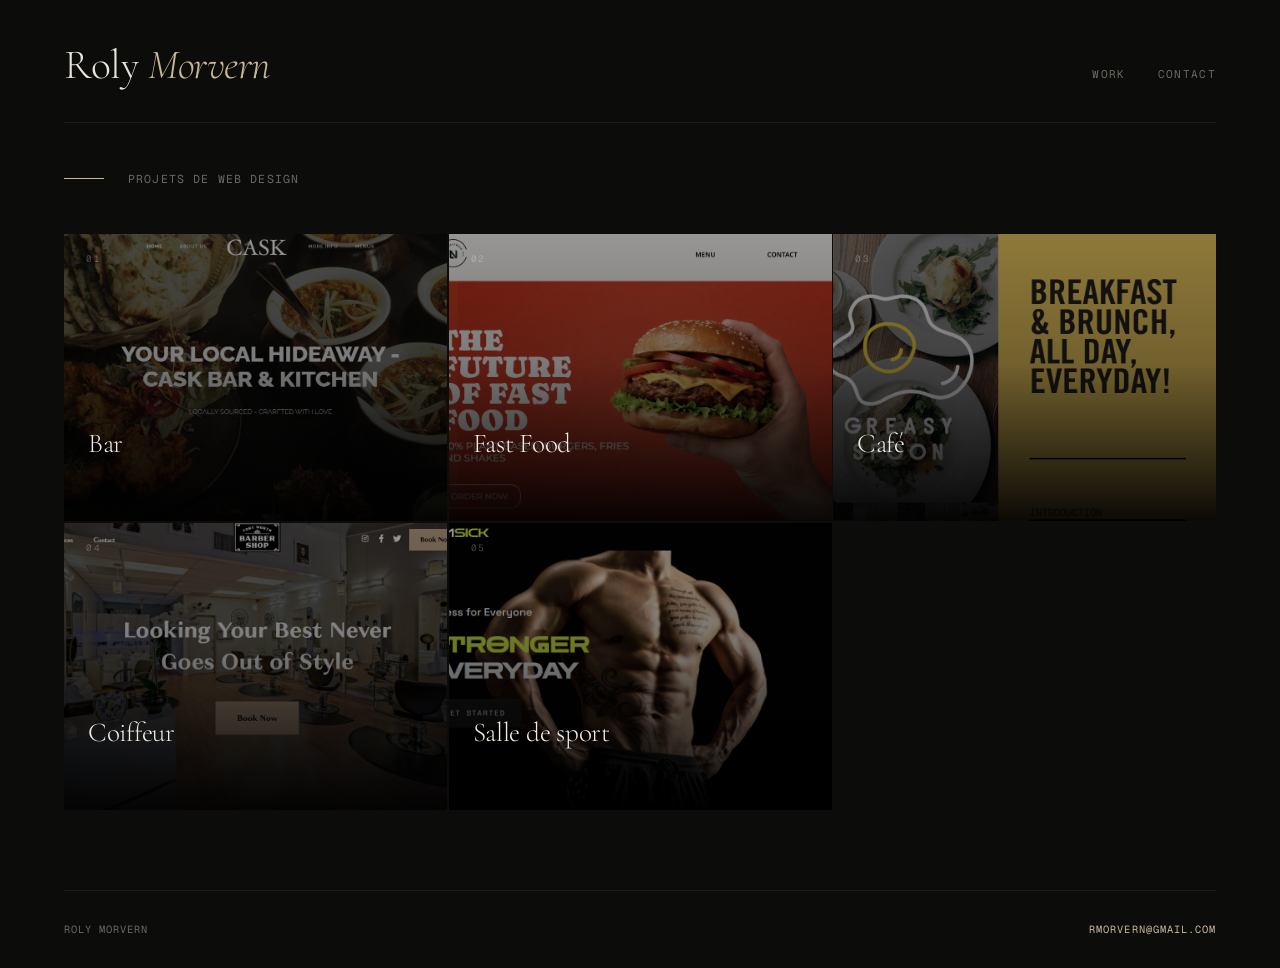
<file: index.html>
<!DOCTYPE html>
<html lang="en">
<head>
  <meta charset="UTF-8" />
  <meta name="viewport" content="width=device-width, initial-scale=1.0" />
  <title>Portfolio</title>
  <link rel="preconnect" href="https://fonts.googleapis.com">
  <link rel="preconnect" href="https://fonts.gstatic.com" crossorigin>
  <link href="https://fonts.googleapis.com/css2?family=Cormorant+Garamond:ital,wght@0,300;0,600;1,300&family=Geist+Mono:wght@300;400&display=swap" rel="stylesheet">
  <style>
    *, *::before, *::after { box-sizing: border-box; margin: 0; padding: 0; }

    :root {
      --bg: #0c0c0b;
      --text: #e8e4dc;
      --muted: #6b6860;
      --accent: #c8b89a;
      --border: rgba(255,255,255,0.07);
    }

    html { font-size: 16px; }

    body {
      background: var(--bg);
      color: var(--text);
      font-family: 'Geist Mono', monospace;
      min-height: 100vh;
      padding: 0 clamp(1.5rem, 5vw, 4rem);
    }

    /* ── Header ── */
    header {
      display: flex;
      justify-content: space-between;
      align-items: baseline;
      padding: 2.5rem 0 2rem;
      border-bottom: 1px solid var(--border);
      margin-bottom: 3rem;
    }

    .site-name {
      font-family: 'Cormorant Garamond', serif;
      font-size: clamp(1.8rem, 4vw, 2.6rem);
      font-weight: 300;
      letter-spacing: -0.01em;
      color: var(--text);
    }

    .site-name em {
      font-style: italic;
      color: var(--accent);
    }

    nav {
      display: flex;
      gap: 2rem;
    }

    nav a {
      font-size: 0.7rem;
      letter-spacing: 0.12em;
      text-transform: uppercase;
      color: var(--muted);
      text-decoration: none;
      transition: color 0.2s;
    }

    nav a:hover { color: var(--text); }

    /* ── Intro line ── */
    .intro {
      margin-bottom: 3rem;
      display: flex;
      align-items: center;
      gap: 1.5rem;
    }

    .intro-line {
      width: 40px;
      height: 1px;
      background: var(--accent);
      flex-shrink: 0;
    }

    .intro p {
      font-size: 0.72rem;
      letter-spacing: 0.1em;
      text-transform: uppercase;
      color: var(--muted);
    }

    /* ── Grid ── */
    .grid {
      display: grid;
      grid-template-columns: repeat(auto-fill, minmax(320px, 1fr));
      gap: 1.5px;
      margin-bottom: 5rem;
    }

    /* ── Card ── */
    .card {
      position: relative;
      aspect-ratio: 4/3;
      overflow: hidden;
      display: block;
      text-decoration: none;
      background: #1a1a18;
      cursor: pointer;
    }

    .card-img {
      position: absolute;
      inset: 0;
      width: 100%;
      height: 100%;
      object-fit: cover;
      filter: grayscale(30%) brightness(0.6);
      transform: scale(1.04);
      transition: transform 0.7s cubic-bezier(0.25, 0.46, 0.45, 0.94),
                  filter 0.5s ease;
    }

    .card:hover .card-img {
      transform: scale(1.0);
      filter: grayscale(0%) brightness(0.45);
    }

    /* placeholder gradient when no image */
    .card-placeholder {
      position: absolute;
      inset: 0;
      background: linear-gradient(135deg, #1e1e1b 0%, #2a2820 50%, #1a1a16 100%);
    }

    .card-overlay {
      position: absolute;
      inset: 0;
      background: linear-gradient(to top, rgba(0,0,0,0.92) 0%, rgba(0,0,0,0.2) 55%, transparent 100%);
      pointer-events: none;
    }

    .card-body {
      position: absolute;
      bottom: 0;
      left: 0;
      right: 0;
      padding: 1.5rem;
      transform: translateY(0.4rem);
      transition: transform 0.4s cubic-bezier(0.25, 0.46, 0.45, 0.94);
    }

    .card:hover .card-body { transform: translateY(0); }

    .card-tag {
      font-size: 0.62rem;
      letter-spacing: 0.14em;
      text-transform: uppercase;
      color: var(--accent);
      opacity: 0;
      transform: translateY(6px);
      transition: opacity 0.35s 0.05s ease, transform 0.35s 0.05s ease;
      margin-bottom: 0.4rem;
      display: block;
    }

    .card:hover .card-tag {
      opacity: 1;
      transform: translateY(0);
    }

    .card-title {
      font-family: 'Cormorant Garamond', serif;
      font-size: clamp(1.2rem, 2.5vw, 1.7rem);
      font-weight: 300;
      color: #f0ece3;
      line-height: 1.2;
      letter-spacing: -0.01em;
    }

    .card-desc {
      font-size: 0.68rem;
      color: rgba(200,195,185,0.65);
      letter-spacing: 0.04em;
      margin-top: 0.5rem;
      line-height: 1.6;
      opacity: 0;
      transform: translateY(6px);
      transition: opacity 0.35s 0.08s ease, transform 0.35s 0.08s ease;
    }

    .card:hover .card-desc {
      opacity: 1;
      transform: translateY(0);
    }

    .card-arrow {
      position: absolute;
      top: 1.2rem;
      right: 1.2rem;
      width: 32px;
      height: 32px;
      border: 1px solid rgba(255,255,255,0.2);
      border-radius: 50%;
      display: flex;
      align-items: center;
      justify-content: center;
      opacity: 0;
      transform: scale(0.8);
      transition: opacity 0.3s 0.1s, transform 0.3s 0.1s;
    }

    .card:hover .card-arrow {
      opacity: 1;
      transform: scale(1);
    }

    .card-arrow svg {
      width: 12px;
      height: 12px;
      stroke: var(--text);
      fill: none;
    }

    /* card number */
    .card-num {
      position: absolute;
      top: 1.2rem;
      left: 1.4rem;
      font-size: 0.58rem;
      letter-spacing: 0.12em;
      color: rgba(255,255,255,0.25);
      font-family: 'Geist Mono', monospace;
    }

    /* ── Footer ── */
    footer {
      border-top: 1px solid var(--border);
      padding: 2rem 0;
      display: flex;
      justify-content: space-between;
      align-items: center;
    }

    footer p {
      font-size: 0.65rem;
      letter-spacing: 0.1em;
      text-transform: uppercase;
      color: var(--muted);
    }

    footer a {
      color: var(--accent);
      text-decoration: none;
    }

    @media (max-width: 600px) {
      nav { display: none; }
      .grid { grid-template-columns: 1fr; gap: 1px; }
    }
  </style>
</head>
<body>

  <header>
    <span class="site-name">Roly <em>Morvern</em></span>
    <nav>
      <a href="#">Work</a>
      <a href="mailto:rmorvern@gmail.com">Contact</a>
    </nav>
  </header>

  <div class="intro">
    <span class="intro-line"></span>
    <p>Projets de Web Design</p>
  </div>

  <div class="grid">

    <!-- ░░ CARD 1 ░░ — replace href, src, tag, title, desc -->
    <a class="card" href="./bar/index.html" target="_blank" rel="noopener">
      <img class="card-img" src="1.png" alt="Project Name">
      <div class="card-overlay"></div>
      <span class="card-num">01</span>
      <div class="card-arrow">
        <svg viewBox="0 0 12 12"><path d="M2 10L10 2M10 2H4M10 2v6" stroke-width="1.5" stroke-linecap="round" stroke-linejoin="round"/></svg>
      </div>
      <div class="card-body">
        <span class="card-tag">Template (pour l’école)</span>
        <h2 class="card-title">Bar</h2>
        <p class="card-desc">Templat de base pour un bar-restaurant en utilisant HTML, CSS et JS</p>
      </div>
    </a>

    <!-- ░░ CARD 2 ░░ -->
    <a class="card" href="./fast food/index.html" target="_blank" rel="noopener">
      <img class="card-img" src="2.png" alt="Project Name">
      <div class="card-overlay"></div>
      <span class="card-num">02</span>
      <div class="card-arrow">
        <svg viewBox="0 0 12 12"><path d="M2 10L10 2M10 2H4M10 2v6" stroke-width="1.5" stroke-linecap="round" stroke-linejoin="round"/></svg>
      </div>
      <div class="card-body">
        <span class="card-tag">Template (pour l’école)</span>
        <h2 class="card-title">Fast Food</h2>
        <p class="card-desc">Modèle pour un restaurant de restauration rapide en utilisant HTML, CSS et React JS</p>
      </div>
    </a>

    <!-- ░░ CARD 3 ░░ -->
    <a class="card" href="./greasy spoon/index.html" target="_blank" rel="noopener">
      <img class="card-img" src="3.png" alt="Project Name">
      <div class="card-overlay"></div>
      <span class="card-num">03</span>
      <div class="card-arrow">
        <svg viewBox="0 0 12 12"><path d="M2 10L10 2M10 2H4M10 2v6" stroke-width="1.5" stroke-linecap="round" stroke-linejoin="round"/></svg>
      </div>
      <div class="card-body">
        <span class="card-tag">Template (pour l’école)</span>
        <h2 class="card-title">Café</h2>
        <p class="card-desc">Modèle pour le site web d’un café. Créé utilisant HTML, SCSS, JS et Jquery</p>
      </div>
    </a>

    <!-- ░░ CARD 4 ░░ -->
    <a class="card" href="./barber/index.html" target="_blank" rel="noopener">
      <img class="card-img" src="4.png" alt="Project Name">
      <div class="card-overlay"></div>
      <span class="card-num">04</span>
      <div class="card-arrow">
        <svg viewBox="0 0 12 12"><path d="M2 10L10 2M10 2H4M10 2v6" stroke-width="1.5" stroke-linecap="round" stroke-linejoin="round"/></svg>
      </div>
      <div class="card-body">
        <span class="card-tag">Template (pour l’école)</span>
        <h2 class="card-title">Coiffeur</h2>
        <p class="card-desc">Modèle pour le site Web d’un coiffeur. Créé utilisant HTML, SCSS, JS et Jquery</p>
      </div>
    </a>

    <!-- ░░ CARD 5 ░░ -->
    <a class="card" href="./gym2/index.html" target="_blank" rel="noopener">
      <img class="card-img" src="5.png" alt="Project Name">
      <div class="card-overlay"></div>
      <span class="card-num">05</span>
      <div class="card-arrow">
        <svg viewBox="0 0 12 12"><path d="M2 10L10 2M10 2H4M10 2v6" stroke-width="1.5" stroke-linecap="round" stroke-linejoin="round"/></svg>
      </div>
      <div class="card-body">
        <span class="card-tag">Template (pour l’école)</span>
        <h2 class="card-title">Salle de sport</h2>
        <p class="card-desc">Modèle pour le site Web d’une salle de sport. Créé en utilisant HTML, SCSS, JS et Jquery</p>
      </div>
    </a>

  </div>

  <footer>
    <p>Roly Morvern</p>
    <p><a href="mailto:rmorvern@gmail.com">rmorvern@gmail.com</a></p>
  </footer>

</body>
</html>
</file>
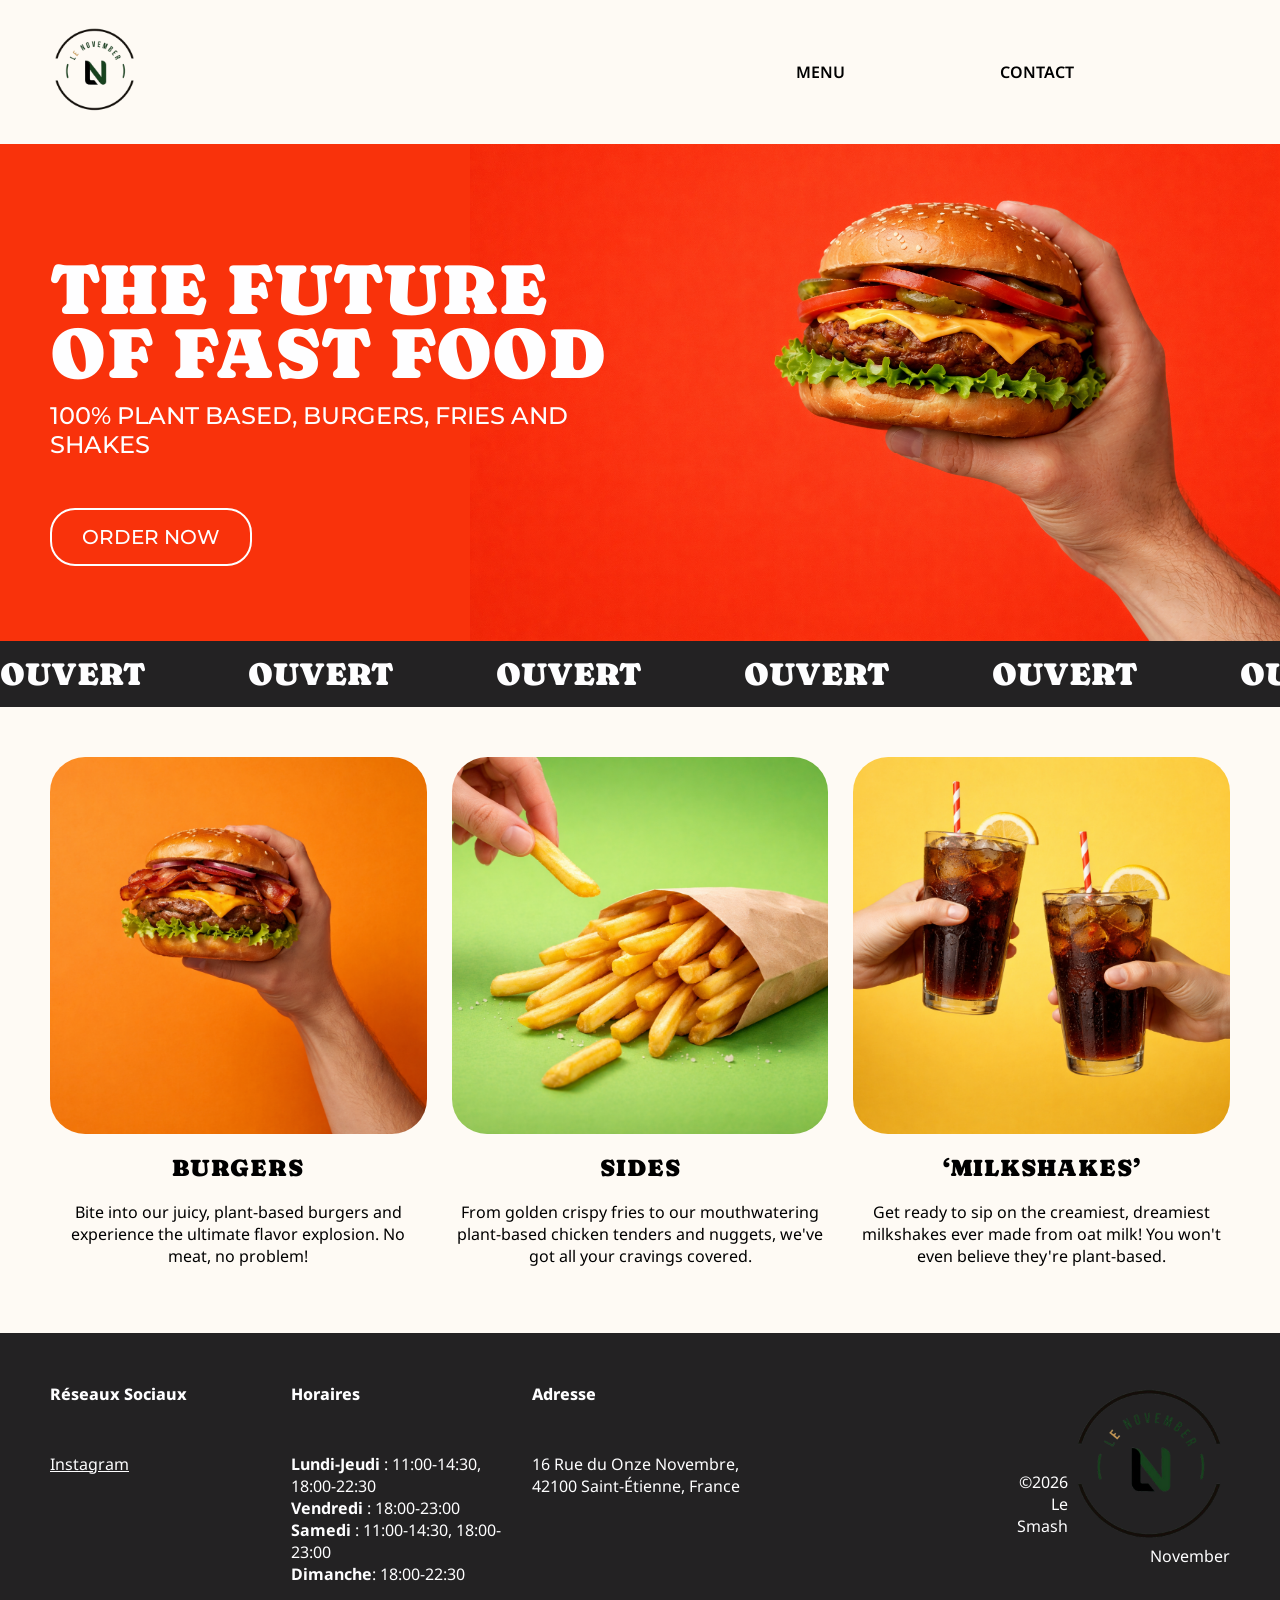
<file: fast food/index.html>
<!DOCTYPE html>
<html lang="en">
	<head>
		<meta charset="UTF-8">
		<meta name="viewport" content="width=device-width, initial-scale=1.0">
		<title>Fast Food</title>
		<link rel="stylesheet" href="./styles.css">
	</head>
	<body>
		<nav>
			<div class="navItem">
				<a href="./index.html">
					<img class="navImage" src="./assets/logo.png" alt="LOGO">
				</a>
			</div>
			<div class="navItem navLinks">
				<a href="./menu.html" class="navLink">Menu</a>
				<a href="./contact.html" class="navLink">Contact</a>
			</div>
			<div class="navItem mobileMenuIcon">
				<img src="./assets/menu.svg" alt="Menu Icon">
			</div>
		</nav>
		<header>
			<h1>The Future<br>of fast food</h1>
			<p>100% Plant Based, burgers, fries and shakes</p>
			<a href="#">
				<button>Order Now</button>
			</a>
		</header>
		<div class="carousel">
			<div class="group">
				<div class="card">Ouvert</div>
				<div class="card">Ouvert</div>
				<div class="card">Ouvert</div>
				<div class="card">Ouvert</div>
				<div class="card">Ouvert</div>
				<div class="card">Ouvert</div>
				<div class="card">Ouvert</div>
				<div class="card">Ouvert</div>
				<div class="card">Ouvert</div>
				<div class="card">Ouvert</div>
				<div class="card">Ouvert</div>
				<div class="card">Ouvert</div>
				<div class="card">Ouvert</div>
				<div class="card">Ouvert</div>
				<div class="card">Ouvert</div>
			</div>
			<div aria-hidden class="group">
				<div class="card">Ouvert</div>
				<div class="card">Ouvert</div>
				<div class="card">Ouvert</div>
				<div class="card">Ouvert</div>
				<div class="card">Ouvert</div>
				<div class="card">Ouvert</div>
				<div class="card">Ouvert</div>
				<div class="card">Ouvert</div>
				<div class="card">Ouvert</div>
				<div class="card">Ouvert</div>
				<div class="card">Ouvert</div>
				<div class="card">Ouvert</div>
				<div class="card">Ouvert</div>
				<div class="card">Ouvert</div>
				<div class="card">Ouvert</div>
			</div>
		</div>
		<main>
			<section id="options">
				<div class="optionCard">
					<div class="optionCardImg" id="optionCardImg1"></div>
					<h2>Burgers</h2>
					<p>Bite into our juicy, plant-based burgers and experience the ultimate flavor explosion. No meat, no problem!</p>
				</div>
				<div class="optionCard">
					<div class="optionCardImg" id="optionCardImg2"></div>
					<h2>SIDES</h2>
					<p>From golden crispy fries to our mouthwatering plant-based chicken tenders and nuggets, we've got all your cravings covered.</p>
				</div>
				<div class="optionCard">
					<div class="optionCardImg" id="optionCardImg3"></div>
					<h2>‘MILKSHAKES’</h2>
					<p>Get ready to sip on the creamiest, dreamiest milkshakes ever made from oat milk! You won't even believe they're plant-based.</p>
				</div>
			</section>			
		</main>
		<footer>
			<div class="footerCol">
				<p class="footerColTitle">Réseaux Sociaux</p>
				<p><a href="https://www.instagram.com/le.november.smash/" target="_blank">Instagram</a></p>
			</div>
			<div class="footerCol">
				<p class="footerColTitle">Horaires</p>
				<p><b>Lundi-Jeudi</b> : 11:00-14:30, 18:00-22:30<br /><b>Vendredi</b> : 18:00-23:00<br /><b>Samedi</b> : 11:00-14:30, 18:00-23:00<br /><b>Dimanche</b>: 18:00-22:30</p>
			</div>
			<div class="footerCol">
				<p class="footerColTitle">Adresse</p>
				<p>16 Rue du Onze Novembre, 42100 Saint-Étienne, France</p>
			</div>
			<div class="footerCol"></div>
			<div class="footerCol">
				<img src="./assets/logo.png" alt="Logo">
				<br>
				<br>
				<br>
				<br>
				<p>©2026 Le Smash November</p>
			</div>
		</footer>
		<script src="https://ajax.googleapis.com/ajax/libs/jquery/3.7.1/jquery.min.js"></script>
		<script type="text/javascript" src="./script.js"></script>
	</body>	
</html>
</file>
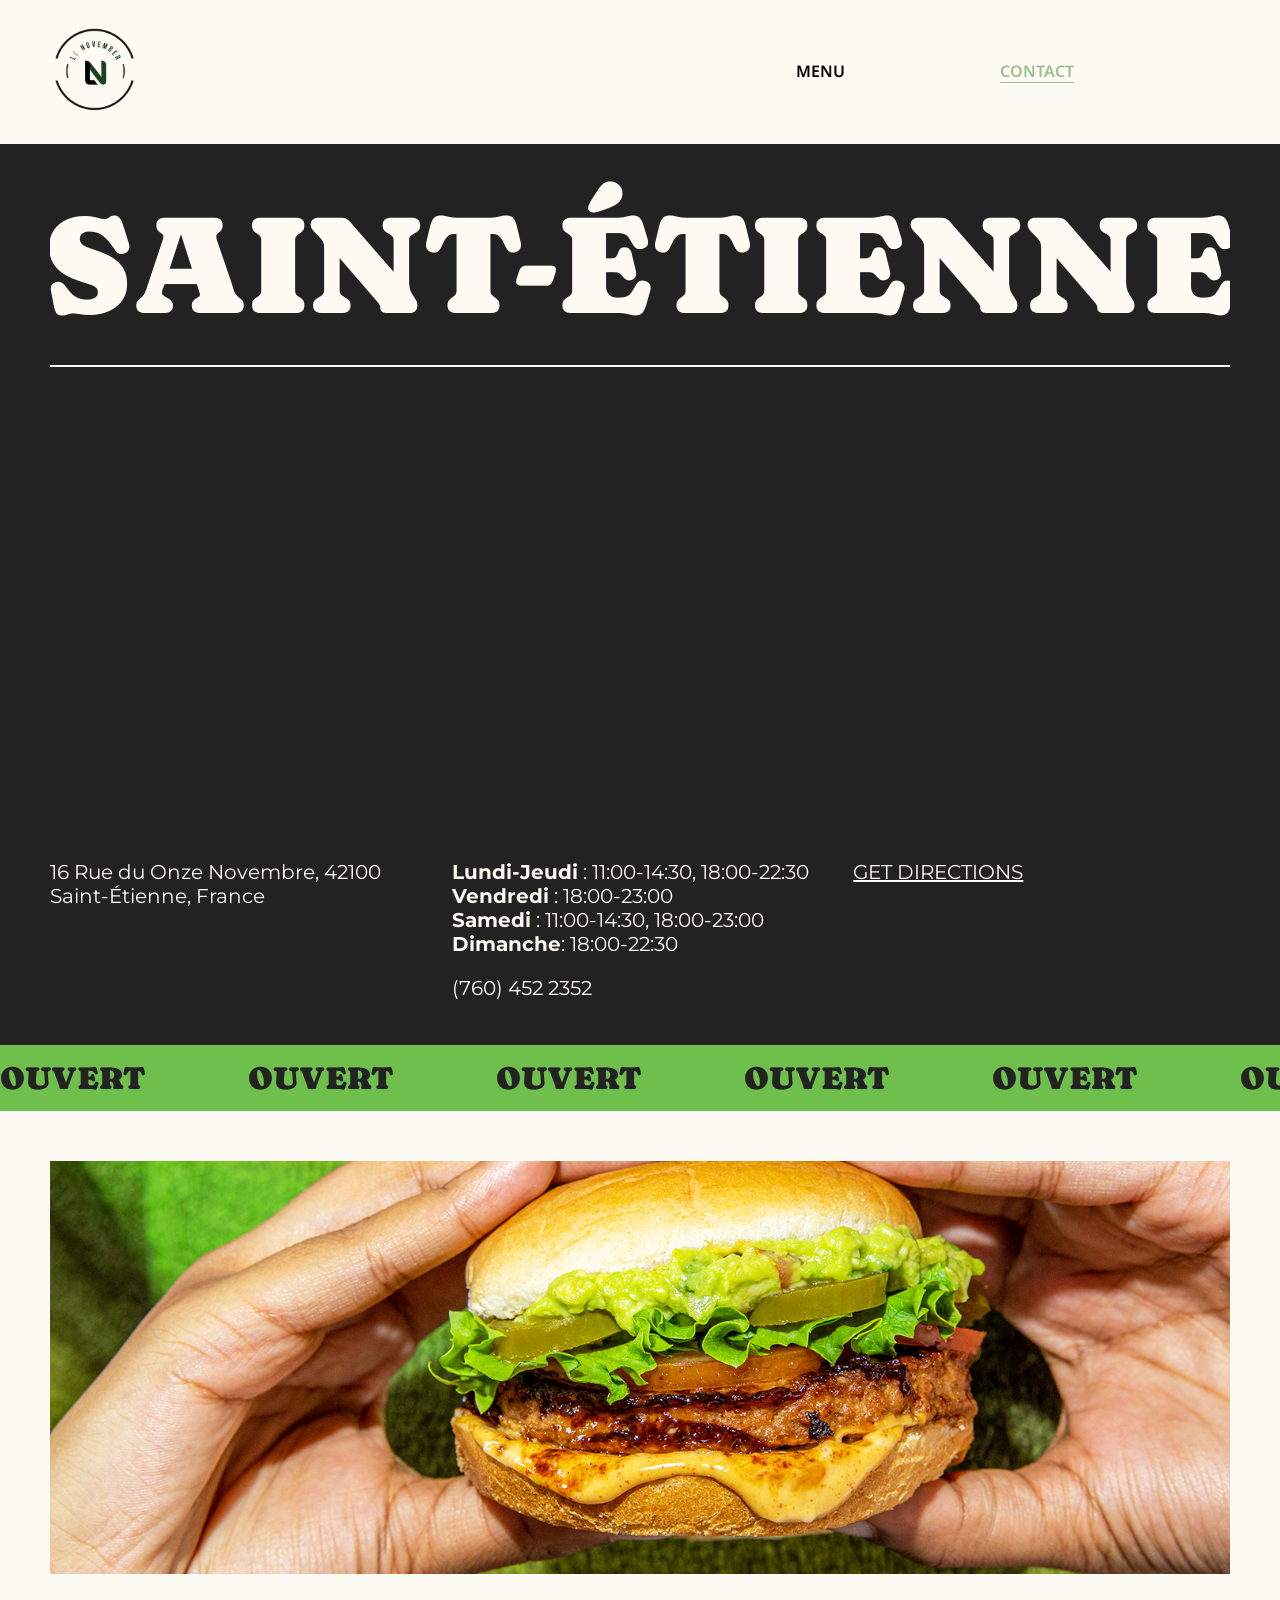
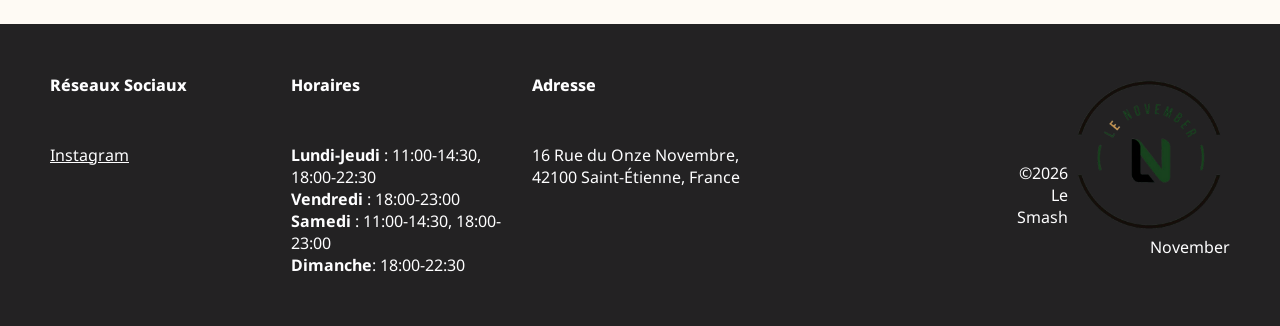
<file: fast food/contact.html>
<!DOCTYPE html>
<html lang="en">
	<head>
		<meta charset="UTF-8">
		<meta name="viewport" content="width=device-width, initial-scale=1.0">
		<title>Menu</title>
		<link rel="stylesheet" href="./styles.css">
	</head>
	<body>
		<nav>
			<div class="navItem">
				<a href="./index.html">
					<img class="navImage" src="./assets/logo.png" alt="LOGO">
				</a>
			</div>
			<div class="navItem navLinks">
				<a href="./menu.html" class="navLink">Menu</a>
				<a href="./contact.html" class="navLink active">Contact</a>
			</div>
			<div class="navItem mobileMenuIcon">
				<img src="./assets/menu.svg" alt="Menu Icon">
			</div>
		</nav>
		<main id="contactContent">
			<svg class="contactHeader" xmlns="http://www.w3.org/2000/svg" viewBox="0 0 100 16" preserveAspectRatio="xMidYMid meet">
			    <style>
			        text {
			            font-family: 'Caprasimo', cursive, sans-serif;
			            font-size: 0.745rem;
			            fill: #fefaf4;
			        }
			    </style>
			    <text x="50%" y="50%" text-anchor="middle" dy="0.3em">SAINT-ÉTIENNE</text>
			</svg>	
			<iframe class="contactMap" src="https://www.google.com/maps/embed?pb=!1m18!1m12!1m3!1d2800.0239934281385!2d4.387259775540174!3d45.429017671073446!2m3!1f0!2f0!3f0!3m2!1i1024!2i768!4f13.1!3m3!1m2!1s0x47f5aeb3b20e50d5%3A0x68b55cf426cb3bf6!2s16%20Rue%20du%20Onze%20Novembre%2C%2042100%20Saint-%C3%89tienne%2C%20France!5e0!3m2!1sen!2snl!4v1766658220398!5m2!1sen!2snl" style="border:0;" allowfullscreen="" loading="lazy" referrerpolicy="no-referrer-when-downgrade"></iframe>
			<div class="contactCols">
				<div class="contactCol">
					<p>16 Rue du Onze Novembre, 42100 Saint-Étienne, France</p>
				</div>
				<div class="contactCol">
					<p><b>Lundi-Jeudi</b> : 11:00-14:30, 18:00-22:30<br /><b>Vendredi</b> : 18:00-23:00<br /><b>Samedi</b> : 11:00-14:30, 18:00-23:00<br /><b>Dimanche</b>: 18:00-22:30</p>
					<p>(760) 452 2352</p>
				</div>
				<div class="contactCol">
					<p><a target="_blank" href="https://www.google.com/maps/dir//16+Rue+du+Onze+Novembre+42100+Saint-%C3%89tienne+France/@45.4290177,4.3898347,16z/data=!4m5!4m4!1m0!1m2!1m1!1s0x47f5aeb3b20e50d5:0x68b55cf426cb3bf6">GET DIRECTIONS</a></p>
				</div>
			</div>
		</main>
		<div class="carousel" id="carouselContact">
			<div class="group">
				<div class="card">Ouvert</div>
				<div class="card">Ouvert</div>
				<div class="card">Ouvert</div>
				<div class="card">Ouvert</div>
				<div class="card">Ouvert</div>
				<div class="card">Ouvert</div>
				<div class="card">Ouvert</div>
				<div class="card">Ouvert</div>
				<div class="card">Ouvert</div>
				<div class="card">Ouvert</div>
				<div class="card">Ouvert</div>
				<div class="card">Ouvert</div>
				<div class="card">Ouvert</div>
				<div class="card">Ouvert</div>
				<div class="card">Ouvert</div>
			</div>
			<div aria-hidden class="group">
				<div class="card">Ouvert</div>
				<div class="card">Ouvert</div>
				<div class="card">Ouvert</div>
				<div class="card">Ouvert</div>
				<div class="card">Ouvert</div>
				<div class="card">Ouvert</div>
				<div class="card">Ouvert</div>
				<div class="card">Ouvert</div>
				<div class="card">Ouvert</div>
				<div class="card">Ouvert</div>
				<div class="card">Ouvert</div>
				<div class="card">Ouvert</div>
				<div class="card">Ouvert</div>
				<div class="card">Ouvert</div>
				<div class="card">Ouvert</div>
			</div>
		</div>
		<div class="contactImg">
			<div class="contactImgContainer"></div>
		</div>
		<footer>
			<div class="footerCol">
				<p class="footerColTitle">Réseaux Sociaux</p>
				<p><a href="https://www.instagram.com/le.november.smash/" target="_blank">Instagram</a></p>
			</div>
			<div class="footerCol">
				<p class="footerColTitle">Horaires</p>
				<p><b>Lundi-Jeudi</b> : 11:00-14:30, 18:00-22:30<br /><b>Vendredi</b> : 18:00-23:00<br /><b>Samedi</b> : 11:00-14:30, 18:00-23:00<br /><b>Dimanche</b>: 18:00-22:30</p>
			</div>
			<div class="footerCol">
				<p class="footerColTitle">Adresse</p>
				<p>16 Rue du Onze Novembre, 42100 Saint-Étienne, France</p>
			</div>
			<div class="footerCol"></div>
			<div class="footerCol">
				<img src="./assets/logo.png" alt="Logo">
				<br>
				<br>
				<br>
				<br>
				<p>©2026 Le Smash November</p>
			</div>
		</footer>
		<script src="https://ajax.googleapis.com/ajax/libs/jquery/3.7.1/jquery.min.js"></script>
		<script type="text/javascript" src="./script.js"></script>
	</body>
</html>
</file>
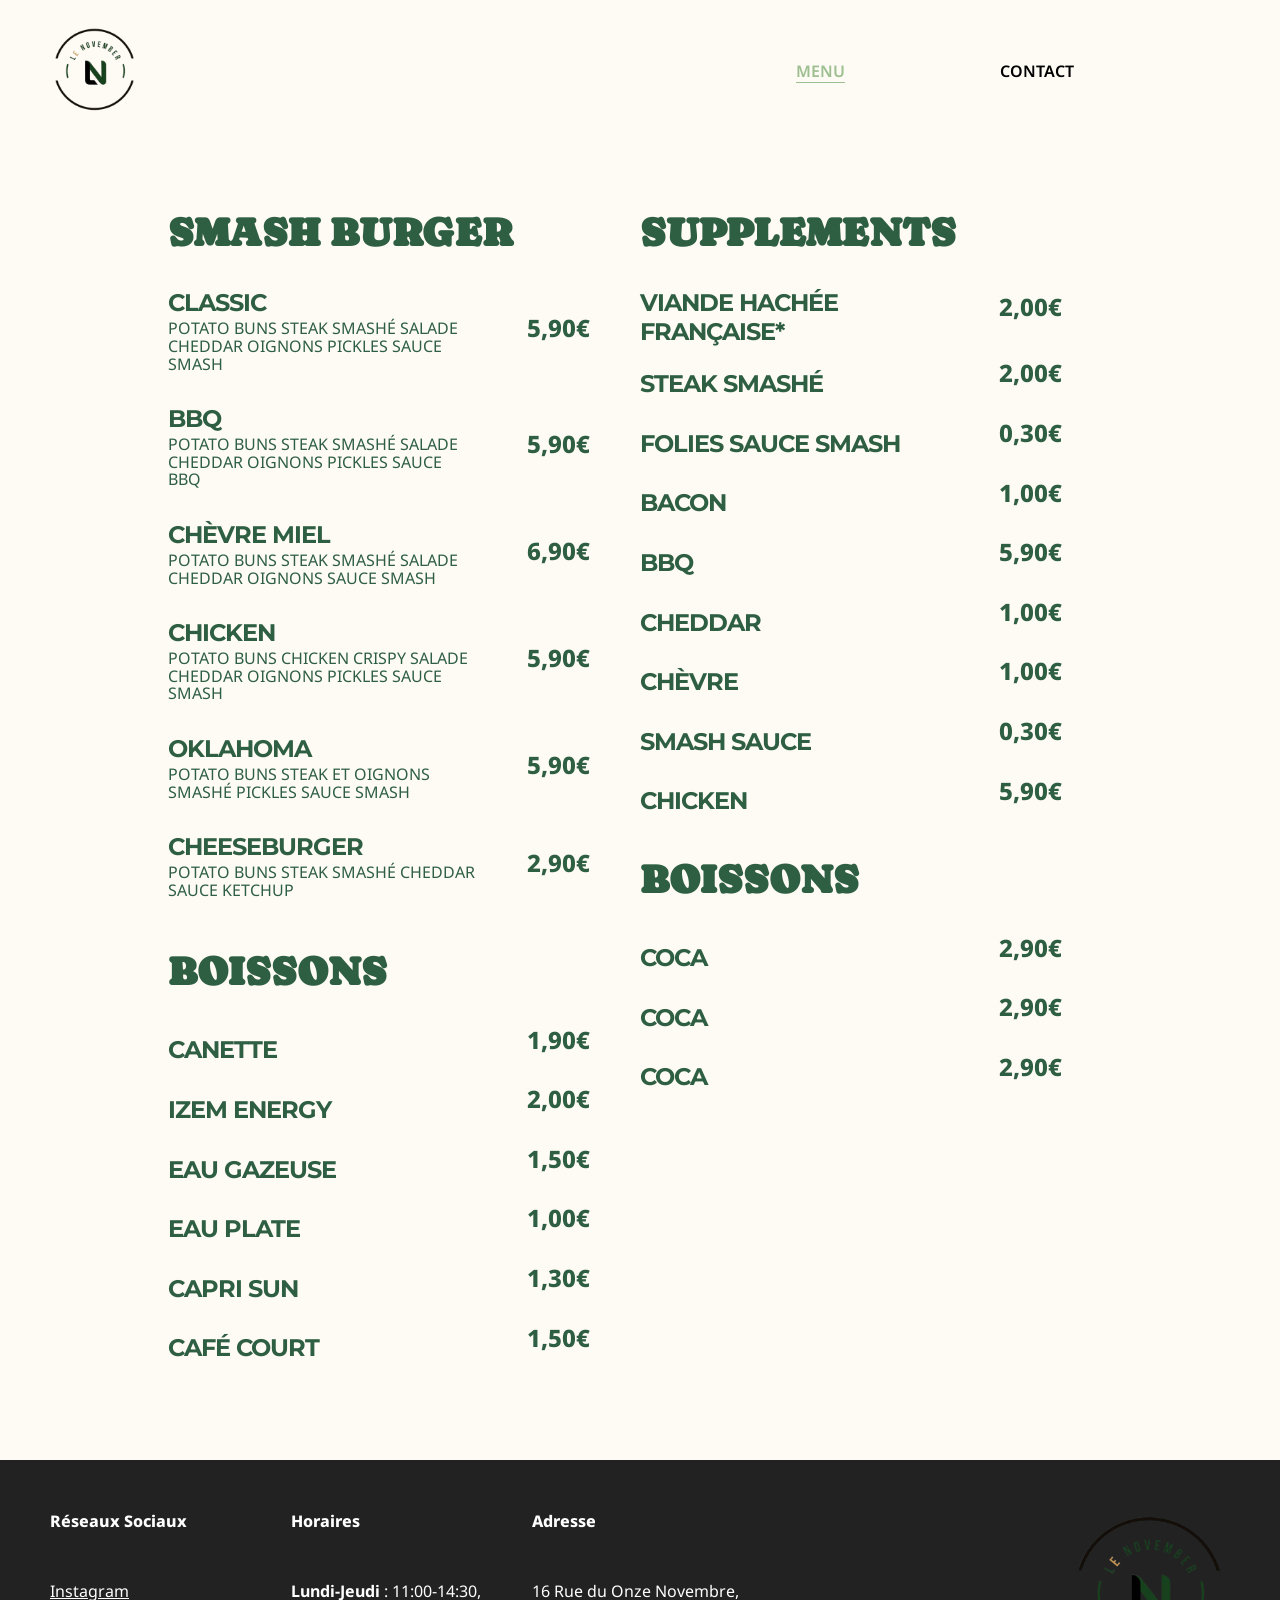
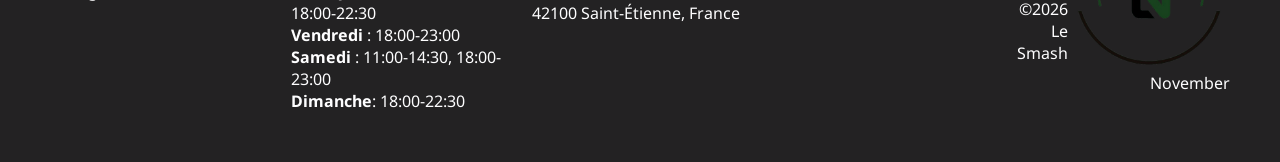
<file: fast food/menu.html>
<!DOCTYPE html>
<html lang="en">
	<head>
		<meta charset="UTF-8">
		<meta name="viewport" content="width=device-width, initial-scale=1.0">
		<title>Menu</title>
		<link rel="stylesheet" href="./styles.css">
	</head>
	<body>
		<nav>
			<div class="navItem">
				<a href="./index.html">
					<img class="navImage" src="./assets/logo.png" alt="LOGO">
				</a>
			</div>
			<div class="navItem navLinks">
				<a href="./menu.html" class="navLink active">Menu</a>
				<a href="./contact.html" class="navLink">Contact</a>
			</div>
			<div class="navItem mobileMenuIcon">
				<img src="./assets/menu.svg" alt="Menu Icon">
			</div>
		</nav>
		<main>
			<div class="menu">
				<div class="menuCol">
					<h2>Smash Burger</h2>
					<div class="menuItem">
						<div>
							<h3>Classic</h3>
							<p>Potato Buns Steak Smashé Salade Cheddar Oignons Pickles Sauce Smash</p>
						</div>
						<p class="menuPrice">5,90€</p>
					</div>
					<div class="menuItem">
						<div>
							<h3>BBQ</h3>
							<p>Potato Buns Steak Smashé Salade Cheddar Oignons Pickles Sauce BBQ</p>
						</div>
						<p class="menuPrice">5,90€</p>
					</div>
					<div class="menuItem">
						<div>
							<h3>CHÈVRE MIEL</h3>
							<p>Potato Buns Steak Smashé Salade Cheddar Oignons Sauce Smash</p>
						</div>
						<p class="menuPrice">6,90€</p>
					</div>
					<div class="menuItem">
						<div>
							<h3>CHICKEN</h3>
							<p>Potato Buns Chicken Crispy Salade Cheddar Oignons Pickles Sauce Smash</p>
						</div>
						<p class="menuPrice">5,90€</p>
					</div>
					<div class="menuItem">
						<div>
							<h3>OKLAHOMA</h3>
							<p>Potato Buns Steak et Oignons smashé Pickles Sauce Smash</p>
						</div>
						<p class="menuPrice">5,90€</p>
					</div>
					<div class="menuItem">
						<div>
							<h3>Cheeseburger</h3>
							<p>Potato Buns Steak smashé cheddar sauce ketchup</p>
						</div>
						<p class="menuPrice">2,90€</p>
					</div>
					<h2>Boissons</h2>
					<div class="menuItem">
						<h3>CANETTE</h3>
						<p class="menuPrice">1,90€</p>
					</div>				
					<div class="menuItem">
						<h3>IZEM ENERGY</h3>
						<p class="menuPrice">2,00€</p>
					</div>				
					<div class="menuItem">
						<h3>EAU GAZEUSE</h3>
						<p class="menuPrice">1,50€</p>
					</div>				
					<div class="menuItem">
						<h3>EAU PLATE</h3>
						<p class="menuPrice">1,00€</p>
					</div>				
					<div class="menuItem">
						<h3>CAPRI SUN</h3>
						<p class="menuPrice">1,30€</p>
					</div>				
					<div class="menuItem">
						<h3>CAFÉ COURT</h3>
						<p class="menuPrice">1,50€</p>
					</div>				
				</div>
				<div class="menuCol">
					<h2>SUPPLEMENTS</h2>
					<div class="menuItem">
						<h3>VIANDE HACHÉE FRANÇAISE*</h3>
						<p class="menuPrice">2,00€</p>
					</div>
					<div class="menuItem">
						<h3>STEAK SMASHÉ</h3>
						<p class="menuPrice">2,00€</p>
					</div>
					<div class="menuItem">
						<h3>FOLIES SAUCE SMASH</h3>
						<p class="menuPrice">0,30€</p>
					</div>
					<div class="menuItem">
						<h3>BACON</h3>
						<p class="menuPrice">1,00€</p>
					</div>
					<div class="menuItem">
						<h3>BBQ</h3>
						<p class="menuPrice">5,90€</p>
					</div>
					<div class="menuItem">
						<h3>CHEDDAR</h3>
						<p class="menuPrice">1,00€</p>
					</div>
					<div class="menuItem">
						<h3>CHÈVRE</h3>
						<p class="menuPrice">1,00€</p>
					</div>
					<div class="menuItem">
						<h3>SMASH SAUCE</h3>
						<p class="menuPrice">0,30€</p>
					</div>
					<div class="menuItem">
						<h3>CHICKEN</h3>
						<p class="menuPrice">5,90€</p>
					</div>
					<h2>Boissons</h2>
					<div class="menuItem">
						<h3>Coca</h3>
						<p class="menuPrice">2,90€</p>
					</div>				
					<div class="menuItem">
						<h3>Coca</h3>
						<p class="menuPrice">2,90€</p>
					</div>				
					<div class="menuItem">
						<h3>Coca</h3>
						<p class="menuPrice">2,90€</p>
					</div>				
				</div>
			</div>
		</main>
		<footer>
			<div class="footerCol">
				<p class="footerColTitle">Réseaux Sociaux</p>
				<p><a href="https://www.instagram.com/le.november.smash/" target="_blank">Instagram</a></p>
			</div>
			<div class="footerCol">
				<p class="footerColTitle">Horaires</p>
				<p><b>Lundi-Jeudi</b> : 11:00-14:30, 18:00-22:30<br /><b>Vendredi</b> : 18:00-23:00<br /><b>Samedi</b> : 11:00-14:30, 18:00-23:00<br /><b>Dimanche</b>: 18:00-22:30</p>
			</div>
			<div class="footerCol">
				<p class="footerColTitle">Adresse</p>
				<p>16 Rue du Onze Novembre, 42100 Saint-Étienne, France</p>
			</div>
			<div class="footerCol"></div>
			<div class="footerCol">
				<img src="./assets/logo.png" alt="Logo">
				<br>
				<br>
				<br>
				<br>
				<p>©2026 Le Smash November</p>
			</div>
		</footer>
		<script src="https://ajax.googleapis.com/ajax/libs/jquery/3.7.1/jquery.min.js"></script>
		<script type="text/javascript" src="./script.js"></script>
	</body>
</html>
</file>
<file: fast food/styles.css>
@import url('https://fonts.googleapis.com/css2?family=Caprasimo&family=Montserrat:ital,wght@0,100..900;1,100..900&family=Noto+Sans:ital,wght@0,100..900;1,100..900&display=swap');
:root {
	--bg: #fefaf4;
	--text-header: #fefeff;
	--header-bg: #f9320b;
	--accent: #9DBF90;
	--carousel-bg: #232223;
	--footer: #232223;
	--menu-text: #2e5f43;
	--contact-accent: #6fbf4c;

}
h1, h2, h3, h4 {
	font-family: Caprasimo, sans-serif;
}
.active {
	color: var(--accent) !important;
	border-bottom: 1px solid var(--accent);
}
body {
	padding: 0;
	margin: 0;
	background-color: var(--bg);
	font-family: "Noto Sans", sans-serif;
}
body::before {
    content: '';
    display: block;
    height: calc(100px + 1px);
}
nav {
	position: fixed;
	top: 0;
	background-color: var(--bg);
	display: flex;
	justify-content: space-between;
	align-items: center;
	padding: 25px 50px;
	width: calc(100vw - 100px);
	z-index: 10;
}
.navImage {
	width: 15%;
	min-width: 50px;
}
.navItem {
	width: 50%;
}
.navLinks {
	display: flex;
	justify-content: space-evenly;
}
.navLinks a {
	color: black;
	font-weight: 600;
	text-decoration: none;
	font-family: "Noto Sans", sans-serif;
	transition: color 0.5s;
	text-transform: uppercase;
}
.navLinks a:hover {
	color: var(--accent);
}
.mobileMenuIcon {
	width: 10%;
	cursor: pointer;
	display: none;
}
.mobileMenuIcon img {
	width: 2rem;
}
header {
	background: url("./assets/header.png");
	background-size: contain;
	background-repeat: no-repeat;
	background-position: right bottom;
	background-color: var(--header-bg);
	color: var(--text-header);
	padding: 50px 50% 50px 50px;
}
header h1 {
	margin-top: 18%;
	font-size: 4.5rem;
	font-weight: 400;
	text-transform: uppercase;
	line-height: 4rem;
	margin-bottom: 0;
}
header p {
	margin-top: 1rem;
	font-size: 1.5rem;
	font-family: Montserrat, sans-serif;
	text-transform: uppercase;
	font-weight: 500;
}
header button {
	color: var(--text-header);
	border: 2px solid var(--text-header);
	background-color: transparent;
	padding: 15px 30px;
	font-size: 1.25rem;
	font-family: Montserrat, sans-serif;
	text-transform: uppercase;
	font-weight: 500;
	border-radius: 25px;
	margin: 25px 0;
	cursor: pointer;
	transition: background-color 0.5s, color 0.5s;
}
header button:hover {
	background-color: var(--text-header);
	color: var(--accent);
}
.carousel {
	overflow-x: auto;
	display: flex;
	gap: 3rem;
	padding: 15px 0;
	background-color: var(--carousel-bg);
}
.carousel::-webkit-scrollbar {
	display: none !important;
}
.carousel .group {
	display: flex;
	align-items: center;
	justify-content: center;
	gap: 3rem;
	animation: spin 120s infinite linear;
}
.carousel .group .card {
	color: var(--text-header);
	font-weight: 400;
	font-size: 2rem;
	text-transform: uppercase;
	font-family: Caprasimo, sans-serif;
	width: 12.5rem;
}
main {
	margin: 50px;
}
#options {
	display: flex;
	gap: 25px;
	text-align: center;
}
.optionCard {
	width: 33.33%
}
.optionCardImg {
	width: 100%;
	aspect-ratio: 1/1;
	border-radius: 35px;
}
#optionCardImg1 {
	background: url("./assets/option1.png");
	background-size: cover;
	background-position: right; bottom;
}
#optionCardImg2 {
	background: url("./assets/option2.png");
	background-size: cover;
	background-position: center bottom;
}
#optionCardImg3 {
	background: url("./assets/option3.png");
	background-size: cover;
	background-position: center center;
}
#options h2 {
	text-transform: uppercase;
	font-weight: lighter;
	letter-spacing: 1px;
}
footer {
	background-color: var(--footer);
	color: var(--text-header);
	padding: 50px;
	display: flex;
	gap: 25px;
}
.footerCol {
	width: calc(100%/5);
}
.footerColTitle {
	font-weight: 800;
	margin-bottom: 3rem !important;
}
.footerCol p {
	margin: 0;
}
.footerCol a {
	color: var(--text-header);
	transition: color 0.5s;
}
.footerCol a:hover {
	color: var(--accent);
}
.footerCol img {
	width: 75%;
	float: right;
	right: 0;
}
.footerCol:last-of-type {
	text-align: right;
}


/* MENU */

.menu {
	padding: 25px 10%;
	display: flex;
	gap: 50px;
	color: var(--menu-text);
}
.menuCol {
	width: calc(50% - 50px);
}
.menu h2 {
	font-size: 2.5rem;
	text-transform: uppercase;
}
.menu h3 {
	font-family: Montserrat, sans-serif;
	font-size: 1.5rem;
	text-transform: uppercase;
	letter-spacing: -1px;
	margin: 0;
}
.menu p {
	margin-top: 3px;
	line-height: 1.1rem;
	text-transform: uppercase;
}
.menuItem {
	display: flex;
	justify-content: space-between;
	align-items: center;
	gap: 50px;
	margin-bottom: 15px;
}
.menuPrice {
	font-weight: 800;
	font-size: 1.5rem;
}

/* CONTACT */

#contactContent {
	background-color: var(--footer);
	color: var(--bg);
	margin: 0;
	padding: 75px 50px 25px 50px;
}
.contactHeader {
	border-bottom: 2px solid var(--bg);
	padding-bottom: 0;
	margin-bottom: 
}
.contactMap {
	width: 100%;
	aspect-ratio: 1/0.35;
	margin-top: 25px;
}
.contactCols {
	display: flex;
	gap: 25px;
	margin-top: 25px;
}
.contactCol {
	width: calc(100%/3);
	font-size: 1.25rem;
	font-family: Montserrat, sans-serif; 
}
.contactCol a {
	color: var(--bg);	
}
.contactCol a:hover {
	color: var(--contact-accent);
}
#carouselContact {
	background: var(--contact-accent);
}
#carouselContact .card {
	color: var(--footer) !important;
}
.contactImg {
	margin: 50px;
}
.contactImgContainer {
	width: 100%;
	aspect-ratio: 1/0.35;
	background: url("./assets/contactImg.webp");
	background-size: cover;
	background-position: center;
}
@media (max-width: 1000px) {
	header h1 {
		font-size: 3rem;
	}
}
@media (max-width: 800px) {
	header {
		padding: 25px;
	}
	header h1 {
		margin-top: 0; 
		font-size: 2.5rem;
	}
	header p, header button {
		font-size: 1rem;
	}
	.carousel .group .card {
		font-size: 1.5rem;
	}
	#options {
		flex-direction: column;
	}
	.optionCard {
		width: 100%;
	}
	.optionCardImg {
		aspect-ratio: 1/0.4;
	}
	#optionCardImg1 {
		background-position: center 35%;
	}
	#optionCardImg2 {
		background-position: center center;
	}
	#optionCardImg3 {
		background-position: center 25%;
	}
	.footerCol {
		width: 33.33% !important;
	}
	.footerCol:last-of-type, .footerCol:nth-of-type(4) {
		display: none;
	}
	.menu {
		flex-direction: column;
		padding: 25px 0;	
	}
	.menuCol {
		width: 100%;
	}
	.contactCols {
		flex-direction: column;
	}
	.contactCol {
		width: 100%;
	}
}
@media (max-width: 500px) {
	.navLinks {
		position: absolute;
		z-index: -5;
		background: var(--bg);
		top: 0;
		left: 0;
		width: 100vw;
		height: 100vh;
		flex-direction: column;
		align-items: flex-start;
		justify-content: center;
		gap: 25px;
		padding: 0 50px;
		display: none;
	}
	.navLinks a {
		font-size: 2rem;
	} 
	.mobileMenuIcon {
		display: block;
	}
	header {
		background: var(--header-bg);
	}
	footer {
		flex-wrap: wrap;
	}
	.footerCol {
		padding-bottom: 25px;
	}
	.contactMap, .contactImgContainer {
		aspect-ratio: 1/0.75;
	}
}
@keyframes spin {
	from {translate: 0;}
	to {translate: -100%;}
}
</file>
